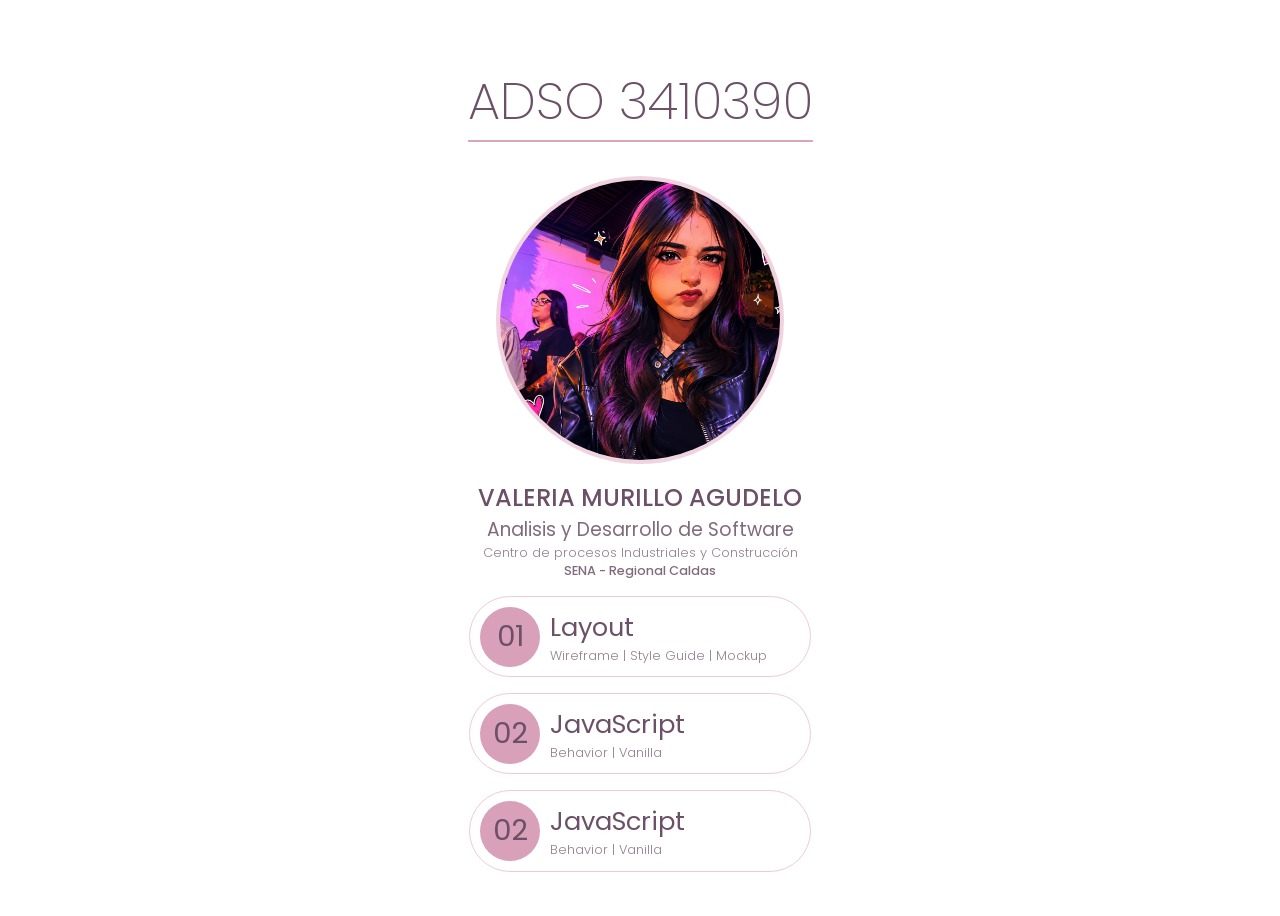
<file: index.html>
<!DOCTYPE html>
<html lang="en">
<head>
    <meta charset="UTF-8">
    <meta name="viewport" content="width=device-width, initial-scale=1.0">
    <title>ADSO 3410390</title>
    <link rel="stylesheet" href="src/css/master.css">
    <style>
body{
    background: url(https://cdn.wallpapersafari.com/56/63/9nlGN0.gif);
    background-size: cover;
    background-position: center;
}

    </style>
</head>
<body class="mainmenu">
    <main>
        <header>
            <h1>ADSO 3410390</h1>
            <img src="src/imgs/profile.jpeg" alt="My profile">
            <h2>Valeria Murillo Agudelo</h2>
            <h3>Analisis y Desarrollo de Software</h3>
            <h4>Centro de procesos Industriales y Construcción</h4>
            <h5>SENA - Regional Caldas</h5>
        </header>
        <menu><a href="01-Layout/index.html">
            <span>01</span>
            <aside>
                <h3>Layout</h3>
                <small>Wireframe | Style Guide | Mockup</small>
            </aside>
        </a>
        <a href="02-javascript/index.html">
            <span>02</span>
            <aside>
                <h3>JavaScript</h3>
                <small>Behavior | Vanilla</small>
            </aside>
        </a>
                <a href="05-code/index.html">
            <span>02</span>
            <aside>
                <h3>JavaScript</h3>
                <small>Behavior | Vanilla</small>
            </aside>
        </a>
        </menu>
    </main>
</body>
</html>
</file>
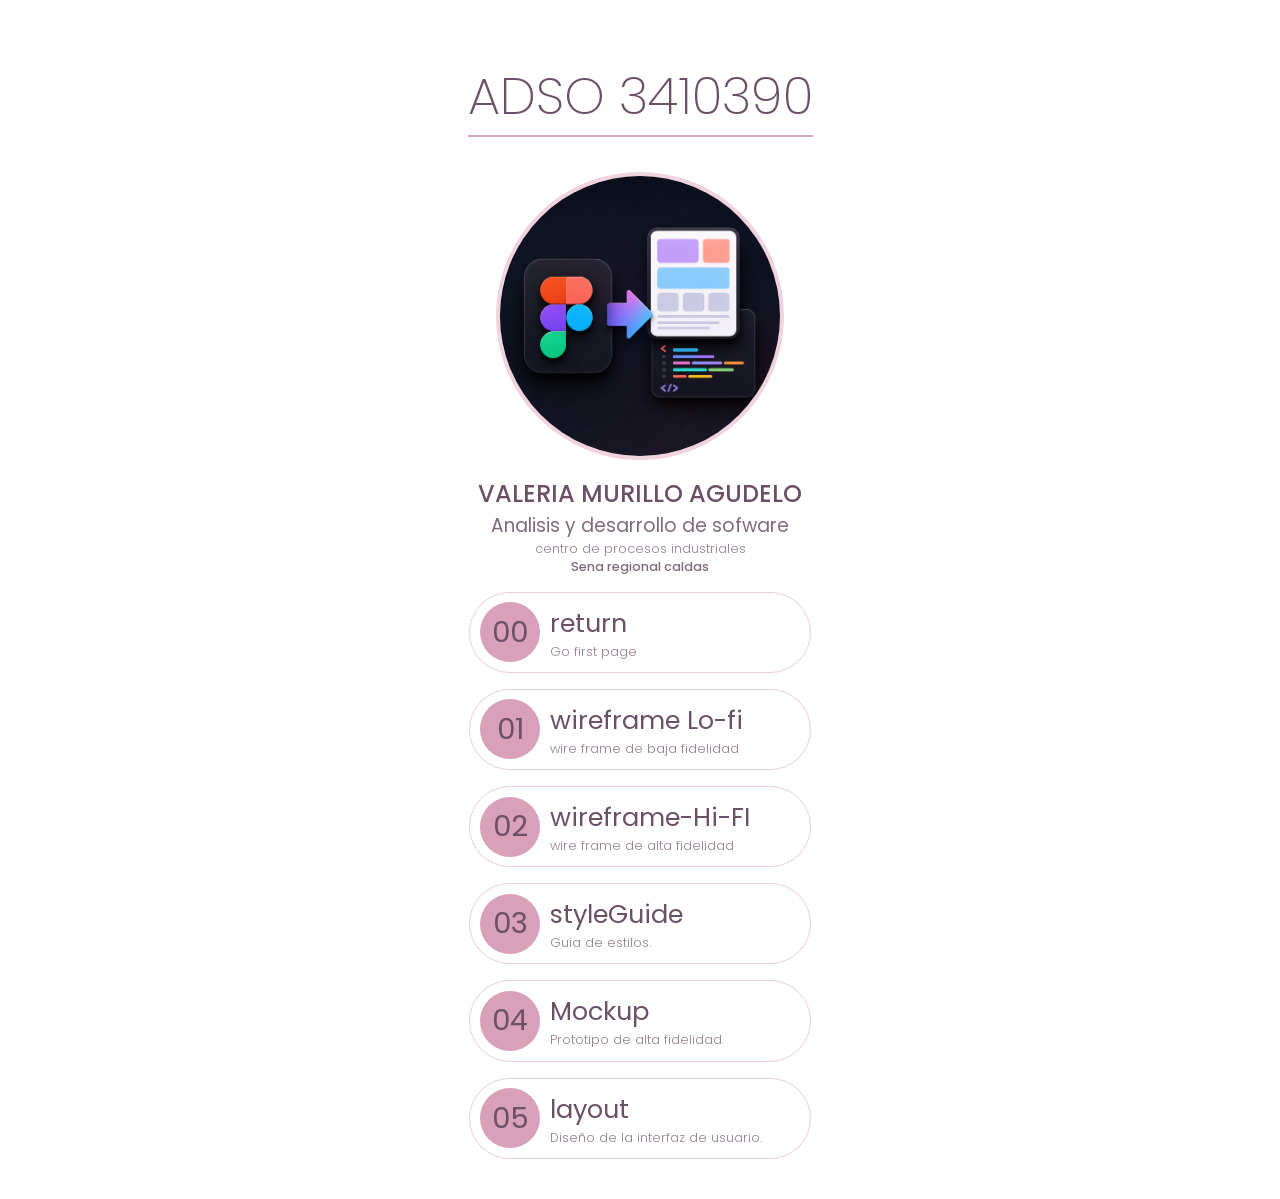
<file: 01-Layout/index.html>
<!DOCTYPE html>
<html lang="en">
<head>
    <meta charset="UTF-8">
    <meta name="viewport" content="width=device-width, initial-scale=1.0">
    <title>01-layout</title>
    <link rel="stylesheet" href="../src/css/master.css">
    <style>
        body{
            background: url(https://cdna.artstation.com/p/assets/images/images/036/344/304/original/shin-diego-66.gif?1617396623) no-repeat center center fixed;
            background-size: cover;
        }
    </style>
  
</head>
<body class="mainmenu">
   <main>
    
    <header>
        <h1>ADSO 3410390</h1>
        <img src="../src/imgs/IA.jpeg" width="300" alt="my profile">
        <h2>Valeria Murillo Agudelo</h2>
        <h3>Analisis y desarrollo de sofware</h3>
        <h4> centro de procesos industriales</h4>
        <h5>Sena regional caldas</h5>
    </header>
    <menu>

        <a href="../index.html"> 
            <span>00</span>
            <aside>
                <h3>return</h3>
                <small>Go first page</small>
            </aside>

            <a href="../wireframe-lo-fi.html">
            <span>01</span>
            <aside>
                <h3>wireframe Lo-fi</h3>
                <small>wire frame de baja fidelidad </small>
            </aside>

            <a href="../wireframe-hiti.html">
            <span>02</span>
            <aside>
                <h3>wireframe-Hi-FI</h3>
                <small>wire frame de alta fidelidad </small>
            </aside>
            </a>
            
            <a href="style-guide.html">
            <span>03</span>
            <aside>
                <h3>styleGuide</h3>
                <small>Guia de estilos.</small>
            </aside>
            </a>

            <a href="mockup.html">
            <span>04</span>
            <aside>
                <h3>Mockup</h3>
                <small>Prototipo de alta fidelidad.</small>
            </aside>
            </a>

            
            <a href="layout.html">
            <span>05</span>
            <aside>
                <h3>layout</h3>
                <small>Diseño de la interfaz de usuario.</small>
            </aside>
            </a>


        
    </menu>

    

   </main>
</body>
</html>
</file>
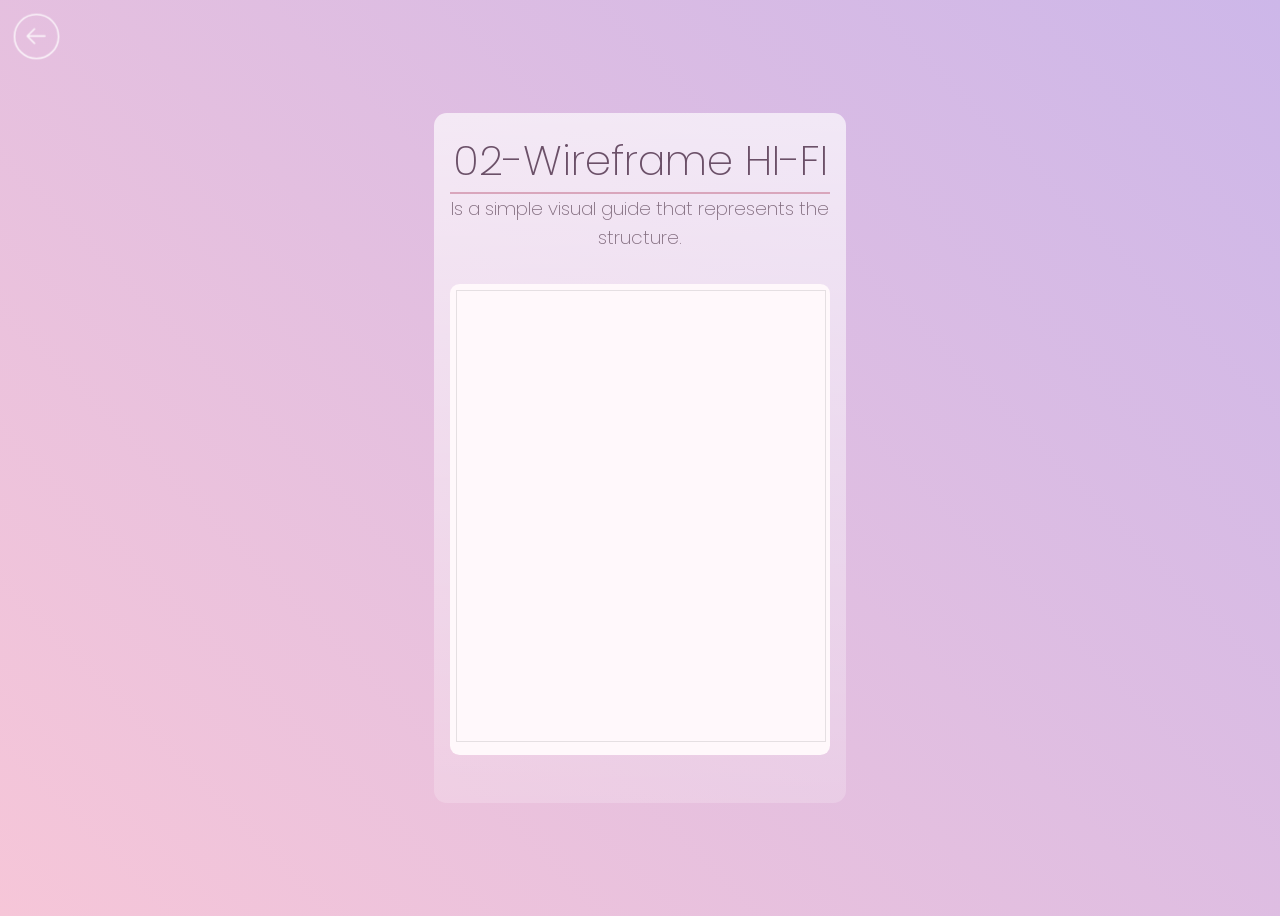
<file: wireframe-hiti.html>
<!DOCTYPE html>
<html lang="en">
<head>
    <meta charset="UTF-8">
    <meta name="viewport" content="width=device-width, initial-scale=1.0">
    <title>02-Wireframe HI-FI</title>
    <link rel="stylesheet" href="../../src/css/master.css">
    <style>
        body.mainmenu.layout {
            main {
                header {
                    h1 {
                        font-size: 2.6rem;
                    }
                }
            }
        }
    </style>
</head>
<body class="mainmenu layout">
    <nav class="back">
        <a href="01-Layout/index.html">
            <svg xmlns="http://www.w3.org/2000/svg" width="32" height="32" fill="#fff" viewBox="0 0 256 256">
                <path d="M224,128a8,8,0,0,1-8,8H59.31l58.35,58.34a8,8,0,0,1-11.32,11.32l-72-72a8,8,0,0,1,0-11.32l72-72a8,8,0,0,1,11.32,11.32L59.31,120H216A8,8,0,0,1,224,128Z"></path>
            </svg>
        </a>
    </nav>
    <main>
        <header>
            <h1>02-Wireframe HI-FI</h1>
            <h3>Is a simple visual guide that represents the structure.</h3>
        </header>
        <section>
<iframe style="border: 1px solid rgba(0, 0, 0, 0.1);" width="100%" height="450" src="https://embed.figma.com/design/uvUsfxPJJeaIlZ3ACyNaCi/Untitled?node-id=2057-3&embed-host=share" allowfullscreen></iframe>
    </main>
</body>
</html>
</file>
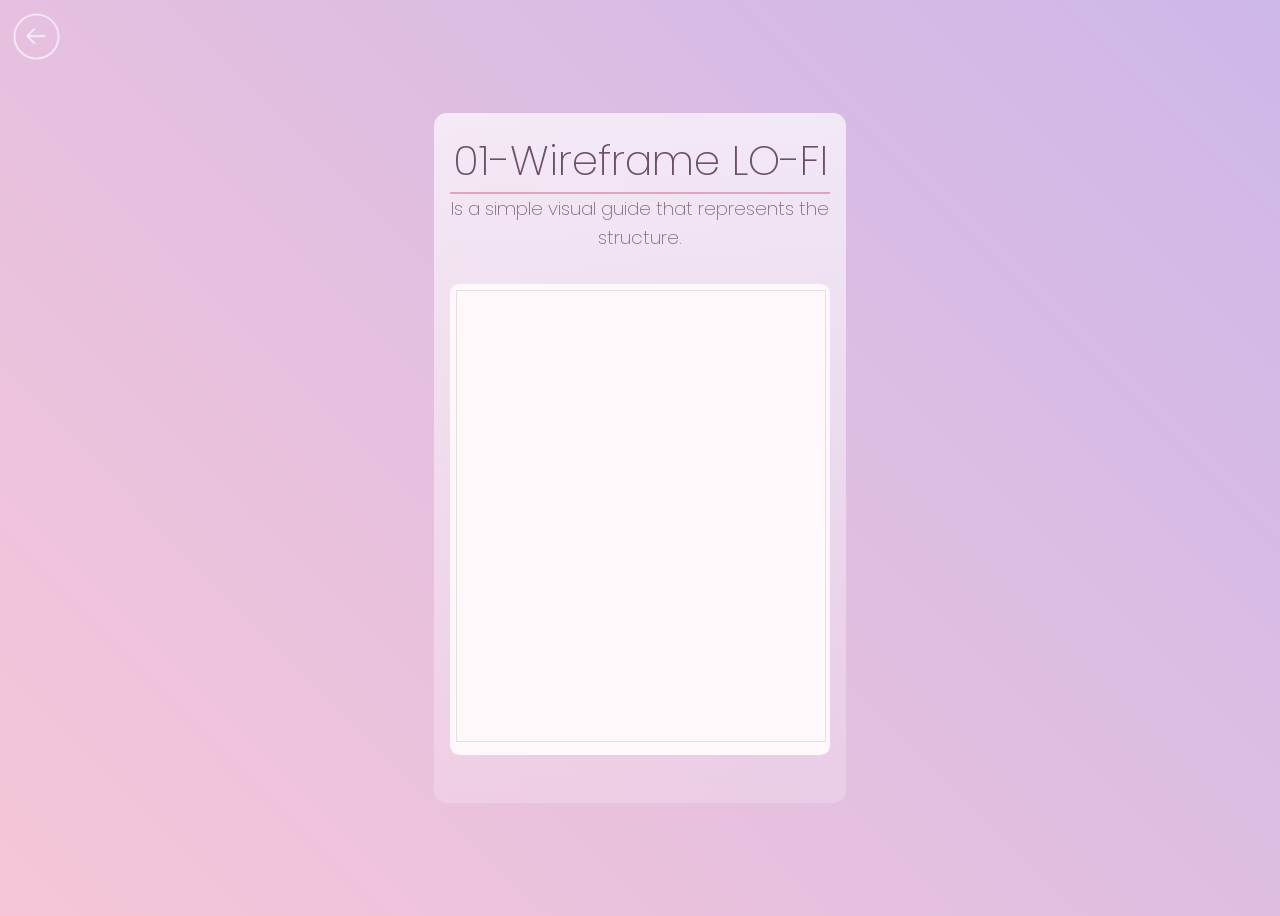
<file: wireframe-lo-fi.html>
<!DOCTYPE html>
<html lang="en">
<head>
    <meta charset="UTF-8">
    <meta name="viewport" content="width=device-width, initial-scale=1.0">
    <title>01-Wireframe LO-FI</title>
    <link rel="stylesheet" href="../../src/css/master.css">
    <style>
        body.mainmenu.layout {
            main {
                header {
                    h1 {
                        font-size: 2.6rem;
                    }
                }
            }
        }
    </style>
</head>
<body class="mainmenu layout">
    <nav class="back">
        <a href="01-Layout/index.html">
            <svg xmlns="http://www.w3.org/2000/svg" width="32" height="32" fill="#fff" viewBox="0 0 256 256">
                <path d="M224,128a8,8,0,0,1-8,8H59.31l58.35,58.34a8,8,0,0,1-11.32,11.32l-72-72a8,8,0,0,1,0-11.32l72-72a8,8,0,0,1,11.32,11.32L59.31,120H216A8,8,0,0,1,224,128Z"></path>
            </svg>
        </a>
    </nav>
    <main>
        <header>
            <h1>01-Wireframe LO-FI</h1>
            <h3>Is a simple visual guide that represents the structure.</h3>
        </header>
        <section>
<iframe style="border: 1px solid rgba(0, 0, 0, 0.1);" width="100%" height="450" src="https://embed.figma.com/design/uvUsfxPJJeaIlZ3ACyNaCi/Untitled?node-id=2012-2&embed-host=share" allowfullscreen></iframe>
        </section>
    </main>
</body>
</html>
</file>
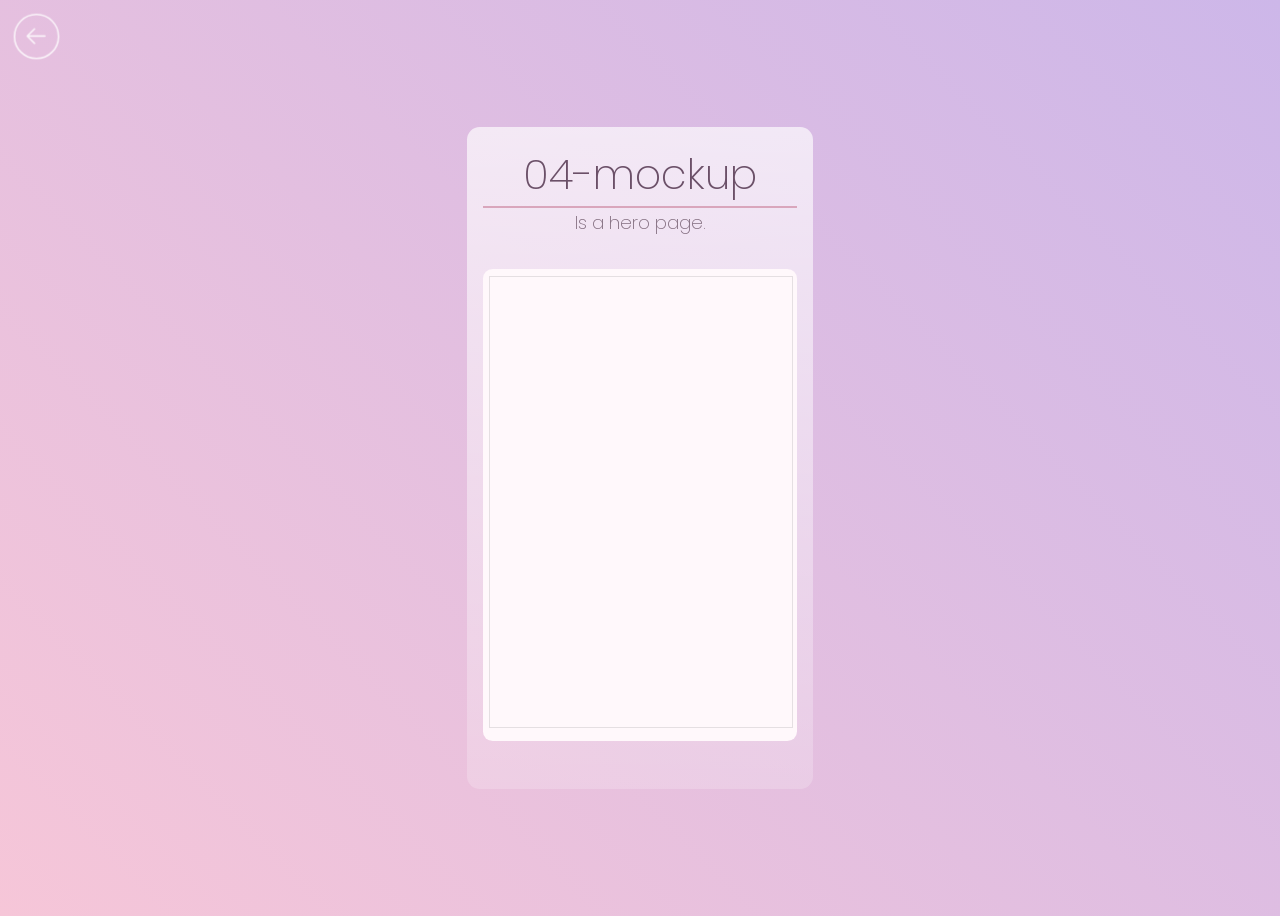
<file: 01-Layout/mockup.html>
<!DOCTYPE html>
<html lang="en">
<head>
    <meta charset="UTF-8">
    <meta name="viewport" content="width=device-width, initial-scale=1.0">
    <title>04-mockup</title>
    <link rel="stylesheet" href="../../src/css/master.css">
    <style>
        body.mainmenu.layout {
            main {
                header {
                    h1 {
                        font-size: 2.6rem;
                    }
                }
            }
        }
    </style>
</head>
<body class="mainmenu layout">
    <nav class="back">
        <a href="index.html">
            <svg xmlns="http://www.w3.org/2000/svg" width="32" height="32" fill="#fff" viewBox="0 0 256 256">
                <path d="M224,128a8,8,0,0,1-8,8H59.31l58.35,58.34a8,8,0,0,1-11.32,11.32l-72-72a8,8,0,0,1,0-11.32l72-72a8,8,0,0,1,11.32,11.32L59.31,120H216A8,8,0,0,1,224,128Z"></path>
            </svg>
        </a>
    </nav>
    <main>
        <header>
            <h1>04-mockup</h1>
            <h3>Is a hero page.</h3>
        </header>
        <section>
<iframe style="border: 1px solid rgba(0, 0, 0, 0.1);" width="100%" height="450" src="https://embed.figma.com/design/uvUsfxPJJeaIlZ3ACyNaCi/Untitled?node-id=2141-497&embed-host=share" allowfullscreen></iframe>
    </main>
</body>
</html>
</file>
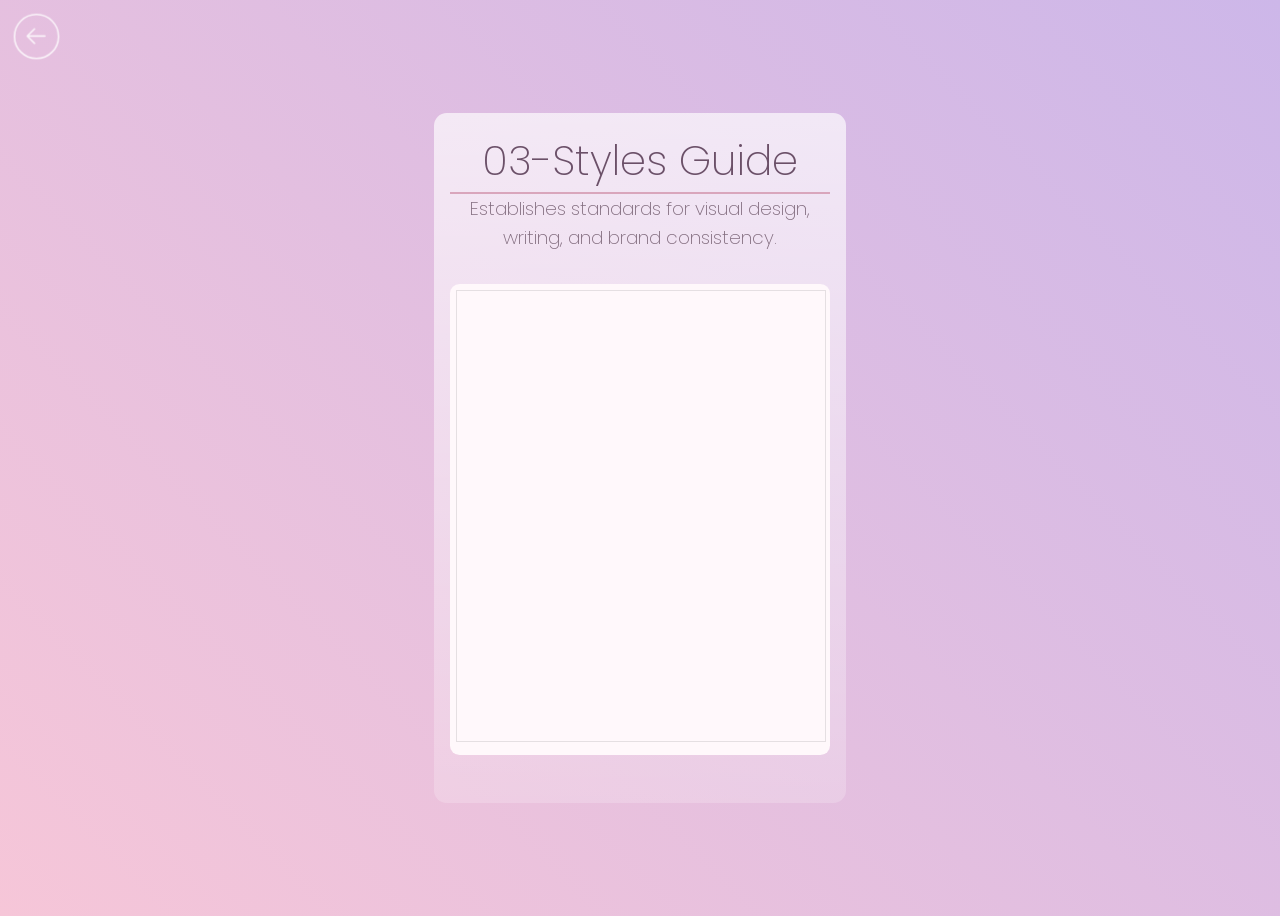
<file: 01-Layout/style-guide.html>
<!DOCTYPE html>
<html lang="en">
<head>
    <meta charset="UTF-8">
    <meta name="viewport" content="width=device-width, initial-scale=1.0">
    <title>03-Styles Guide</title>
    <link rel="stylesheet" href="../../src/css/master.css">
    <style>
        body.mainmenu.layout {
            main {
                header {
                    h1 {
                        font-size: 2.6rem;
                    }
                }
            }
        }
    </style>
</head>
<body class="mainmenu layout">
    <nav class="back">
        <a href="index.html">
            <svg xmlns="http://www.w3.org/2000/svg" width="32" height="32" fill="#fff" viewBox="0 0 256 256">
                <path d="M224,128a8,8,0,0,1-8,8H59.31l58.35,58.34a8,8,0,0,1-11.32,11.32l-72-72a8,8,0,0,1,0-11.32l72-72a8,8,0,0,1,11.32,11.32L59.31,120H216A8,8,0,0,1,224,128Z"></path>
            </svg>
        </a>
    </nav>
    <main>
        <header>
            <h1>03-Styles Guide</h1>
            <h3>Establishes standards for visual design, writing, and brand consistency.</h3>
        </header>
        <section>
         <iframe style="border: 1px solid rgba(0, 0, 0, 0.1);" width="100%" height="450" src="https://embed.figma.com/design/uvUsfxPJJeaIlZ3ACyNaCi/Untitled?node-id=2148-638&embed-host=share" allowfullscreen></iframe>
    </main>
</body>
</html>
</file>
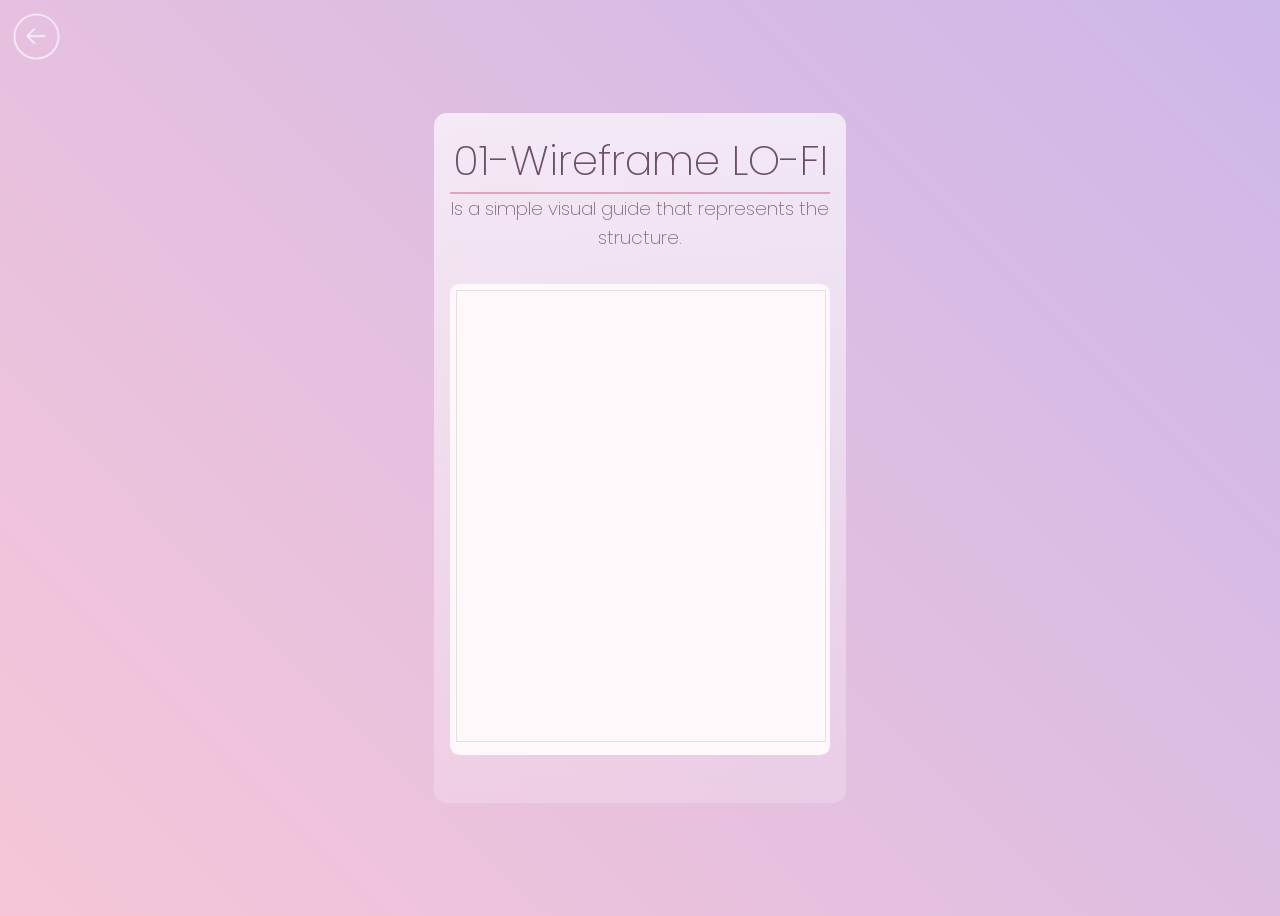
<file: 01-Layout/wireframe-lo-fi.html>
<!DOCTYPE html>
<html lang="en">
<head>
    <meta charset="UTF-8">
    <meta name="viewport" content="width=device-width, initial-scale=1.0">
    <title>01-Wireframe LO-FI</title>
    <link rel="stylesheet" href="../src/css/master.css">
    <style>
        body.mainmenu.layout {
            main {
                header {
                    h1 {
                        font-size: 2.6rem;
                    }
                }
            }
        }
    </style>
</head>
<body class="mainmenu layout">
    <nav class="back">
        <a href="../index.html">
            <svg xmlns="http://www.w3.org/2000/svg" width="32" height="32" fill="#fff" viewBox="0 0 256 256">
                <path d="M224,128a8,8,0,0,1-8,8H59.31l58.35,58.34a8,8,0,0,1-11.32,11.32l-72-72a8,8,0,0,1,0-11.32l72-72a8,8,0,0,1,11.32,11.32L59.31,120H216A8,8,0,0,1,224,128Z"></path>
            </svg>
        </a>
    </nav>
    <main>
        <header>
            <h1>01-Wireframe LO-FI</h1>
            <h3>Is a simple visual guide that represents the structure.</h3>
        </header>
        <section>
            <iframe style="border: 1px solid rgba(0, 0, 0, 0.1);" width="100%" height="450" src="https://embed.figma.com/design/UetYXcYmbwkoRLBNOGsDGS/Layout?node-id=0-1&embed-host=share" allowfullscreen></iframe>
        </section>
    </main>
</body>
</html>
</file>
<file: src/css/master.css>
/* Google Fonts: Poppins */
@import url('https://fonts.googleapis.com/css2?family=Poppins:ital,wght@0,100;0,200;0,300;0,400;0,500;0,600;0,700;0,800;0,900;1,100;1,200;1,300;1,400;1,500;1,600;1,700;1,800;1,900&display=swap');


body {
    align-items: center;
    background: linear-gradient(45deg, #f8c8dc, #d8c4f1);
    color: #5a4a5c;
    display: flex;
    font-family: Poppins, serif;
    justify-content: center;
    min-height: 100dvh;

    nav.back {
        align-items: center;
        border: 2px solid #ffffff;
        border-radius: 50%;
        display: flex;
        justify-content: center;
        height: 40px;
        left: 8px;
        opacity: .8;
        padding: 0.4rem;
        position: fixed;
        top: 8px;
        transform: scale(.8);
        transition: transform 0.4s ease-in,
                    opacity 0.4s 0.4s ease-in;
        width: 40px;

        &:hover {
            transform: scale(1.1);
            opacity: 1;
        }

        a:is(:link, :visited) {
            display: flex;
            justify-content: center;
            align-items: center;
        }
    }

    &.mainmenu.layout {
        background: linear-gradient(45deg, #f6c6d8, #cdb7e9);

        main {
            header {
                h1 {
                    margin: 0;
                }

                h3 {
                    font-weight: 200;
                }

                img {
                    background-color: #ffffff55;
                }
            }

            menu {
                gap: 0.4rem;

                a:is(:link, :visited) {
                    span {
                        background-color: #d99ab5;
                    }

                    aside {
                        h3 {
                            font-size: 1rem;
                        }
                    }

                    &:is(:hover) {
                        background-color: #d99ab5;
                    }
                }
            }
        }
    }

    main {
        background: linear-gradient(to bottom, #ffffffaa, #ffffff33);
        border-radius: 0.8rem;
        max-width: 380px;
        padding: 1rem;

        section {
            background-color: #fff8fb;
            border-radius: 0.6rem;
            margin: 2rem auto;
            padding: 0.4rem;
        }

    }

    /* Main Menu */
    &.mainmenu {
        main {
            header {
                h1 {
                    border-bottom: 2px solid #d9a6bc;
                    color: #6b5068;
                    font-size: 3.2rem;
                    font-weight: 200;
                    text-align: center;
                }

                img {
                    border: 4px solid #f1d2df;
                    border-radius: 50%;
                    display: flex;
                    height: 280px;
                    margin: 1rem auto;
                    object-fit: cover;
                    object-position: top;
                    width: 280px;
                }

                h2 {
                    color: #6b5068;
                    font-weight: 500;
                    margin: 0;
                    text-transform: uppercase;
                    text-align: center;
                }

                h3 {
                    color: #806b7d;
                    font-weight: 400;
                    margin: 0;
                    text-align: center;
                }

                h4 {
                    color: #927f90;
                    font-size: 0.8rem;
                    font-weight: 300;
                    margin: 0;
                    text-align: center;
                }

                h5 {
                    color: #806b7d;
                    font-size: 0.8rem;
                    font-weight: 500;
                    margin: 0;
                    text-align: center;
                }
            }

            menu {
                align-items: center;
                display: flex;
                flex-direction: column;
                gap: 1rem;
                justify-content: center;
                padding: 0;

                a:is(:link, :visited) {
                    align-items: center;
                    background-color: #ffffff99;
                    border: 1px solid #edcbd9;
                    border-radius: 5rem;
                    color: #6b5068;
                    display: flex;
                    padding: 0.6rem;
                    text-decoration: none;
                    transition: transform 0.4s ease-in,
                                background 0.4s 0.2s ease-in;
                    width: 320px;

                    &:is(:hover) {
                        background-color: #f3b8ce;
                        transform: scale(1.04) translateX(18px);
                    }

                    span {
                        align-items: center;
                        background-color: #d9a0b9;
                        border-radius: 50%;
                        display: flex;
                        justify-content: center;
                        font-size: 1.8rem;
                        height: 60px;
                        transition: all 0.4s ease-in;
                        width: 60px;
                    }

                    &:hover span {
                        background-color: #c9b4e5;
                    }

                    aside {
                        margin-left: 0.6rem;
                        display: flex;
                        flex-direction: column;
                        justify-content: center;
                        align-items: start;

                        h3 {
                            color: #6b5068;
                            margin: 0;
                            font-size: 1.6rem;
                            font-weight: 400;
                        }

                        small {
                            color: #927f90;
                            font-size: 0.8rem;
                            font-weight: 300;
                        }
                    }
                }
            }
        }
    }
}
```
</file>
